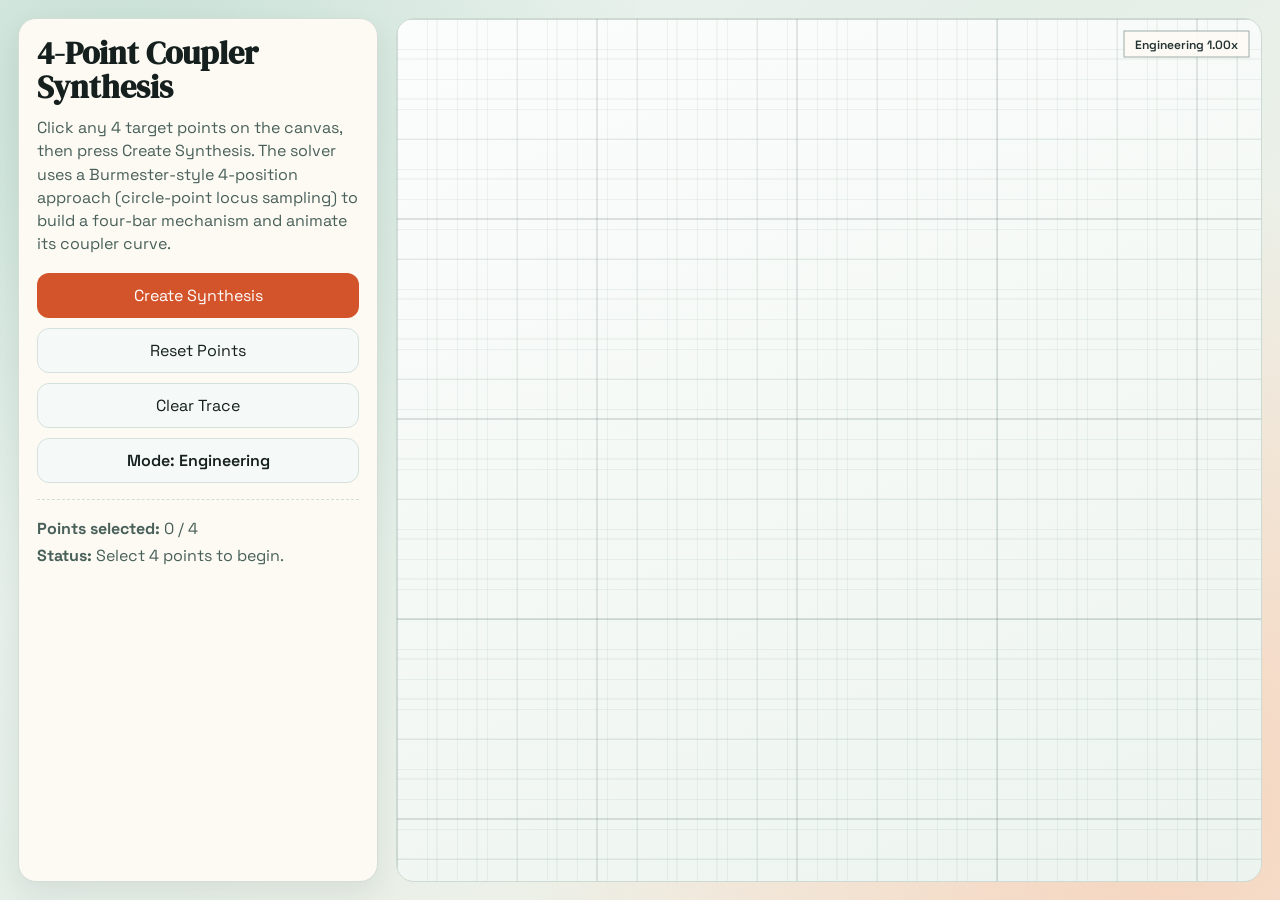
<file: 4-Point coupler Analytical/index.html>
<!DOCTYPE html>
<html lang="en">
<head>
  <meta charset="UTF-8" />
  <meta name="viewport" content="width=device-width, initial-scale=1.0" />
  <title>4-Point Coupler Synthesis</title>
  <link rel="preconnect" href="https://fonts.googleapis.com" />
  <link rel="preconnect" href="https://fonts.gstatic.com" crossorigin />
  <link href="https://fonts.googleapis.com/css2?family=Space+Grotesk:wght@400;500;700&family=DM+Serif+Display:ital@0;1&display=swap" rel="stylesheet" />
  <link rel="stylesheet" href="style.css" />
</head>
<body>
  <main class="app-shell">
    <section class="panel">
      <h1>4-Point Coupler Synthesis</h1>
      <p class="lead">
        Click any 4 target points on the canvas, then press Create Synthesis.
        The solver uses a Burmester-style 4-position approach (circle-point locus sampling)
        to build a four-bar mechanism and animate its coupler curve.
      </p>

      <div class="controls">
        <button id="createBtn" class="primary">Create Synthesis</button>
        <button id="resetBtn" class="ghost">Reset Points</button>
        <button id="clearTraceBtn" class="ghost">Clear Trace</button>
        <button id="modeBtn" class="ghost mode-toggle" aria-pressed="false">Mode: Engineering</button>
      </div>

      <div class="meta">
        <p><strong>Points selected:</strong> <span id="pointCount">0 / 4</span></p>
        <p><strong>Status:</strong> <span id="status">Select 4 points to begin.</span></p>
      </div>
    </section>

    <section class="canvas-wrap">
      <canvas id="scene"></canvas>
    </section>
  </main>

  <script src="app.js"></script>
</body>
</html>
</file>
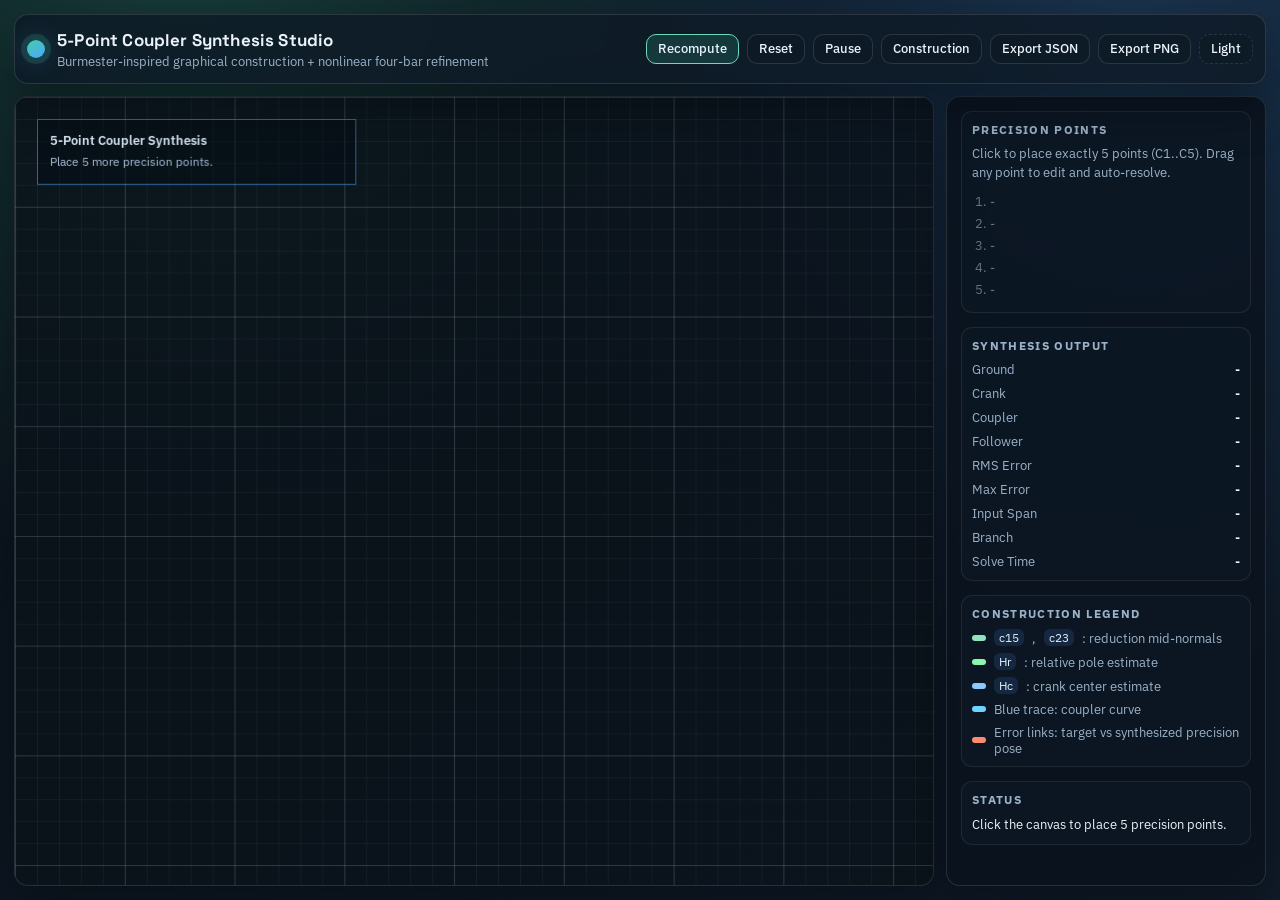
<file: 5-Point coupler/index.html>
<!doctype html>
<html lang="en">
  <head>
    <meta charset="UTF-8" />
    <meta name="viewport" content="width=device-width, initial-scale=1.0" />
    <title>5-Point Coupler Synthesis Studio</title>
    <link rel="preconnect" href="https://fonts.googleapis.com" />
    <link rel="preconnect" href="https://fonts.gstatic.com" crossorigin />
    <link
      href="https://fonts.googleapis.com/css2?family=IBM+Plex+Sans:wght@400;500;600;700&amp;family=Space+Grotesk:wght@500;700&amp;display=swap"
      rel="stylesheet"
    />
    <link rel="stylesheet" href="styles.css" />
  </head>
  <body data-theme="dark">
    <div class="app-shell">
      <header class="toolbar">
        <div class="brand">
          <span class="brand-mark"></span>
          <div class="brand-copy">
            <h1>5-Point Coupler Synthesis Studio</h1>
            <p>Burmester-inspired graphical construction + nonlinear four-bar refinement</p>
          </div>
        </div>

        <div class="actions">
          <button id="recomputeBtn" class="btn primary">Recompute</button>
          <button id="resetBtn" class="btn">Reset</button>
          <button id="toggleAnimBtn" class="btn">Pause</button>
          <button id="toggleConstructionBtn" class="btn">Construction</button>
          <button id="exportJsonBtn" class="btn">Export JSON</button>
          <button id="exportPngBtn" class="btn">Export PNG</button>
          <button id="themeBtn" class="btn ghost" aria-label="Toggle theme">Light</button>
        </div>
      </header>

      <main class="workspace">
        <canvas id="synthesisCanvas"></canvas>

        <aside class="panel">
          <section>
            <h2>Precision Points</h2>
            <p class="hint">Click to place exactly 5 points (C1..C5). Drag any point to edit and auto-resolve.</p>
            <ol id="pointList" class="point-list"></ol>
          </section>

          <section>
            <h2>Synthesis Output</h2>
            <dl id="metrics" class="metrics"></dl>
          </section>

          <section>
            <h2>Construction Legend</h2>
            <ul class="legend">
              <li><span class="swatch swatch-c15"></span><code>c15</code>, <code>c23</code>: reduction mid-normals</li>
              <li><span class="swatch swatch-hr"></span><code>Hr</code>: relative pole estimate</li>
              <li><span class="swatch swatch-hc"></span><code>Hc</code>: crank center estimate</li>
              <li><span class="swatch swatch-trace"></span>Blue trace: coupler curve</li>
              <li><span class="swatch swatch-error"></span>Error links: target vs synthesized precision pose</li>
            </ul>
          </section>

          <section>
            <h2>Status</h2>
            <p id="statusText" class="status">Click the canvas to place 5 precision points.</p>
          </section>
        </aside>
      </main>
    </div>

    <script src="app.js"></script>
  </body>
</html>
</file>
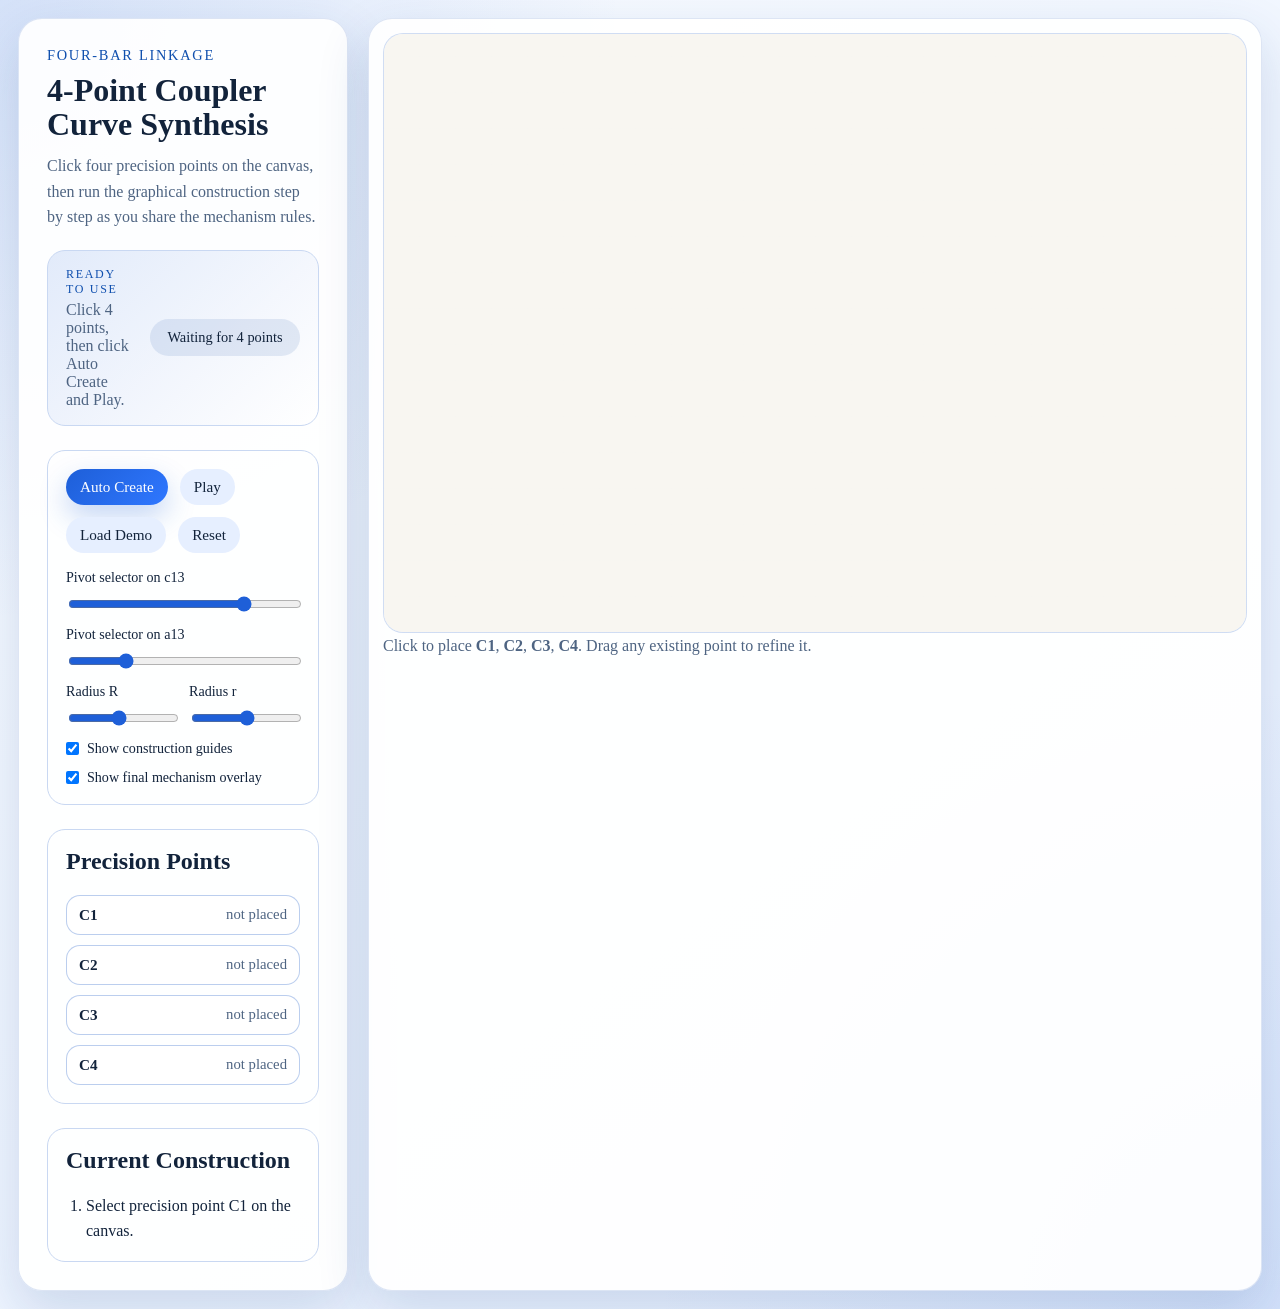
<file: 4-point coupler graphical/4 point.html>
<!DOCTYPE html>
<html lang="en">
  <head>
    <meta charset="UTF-8" />
    <meta name="viewport" content="width=device-width, initial-scale=1.0" />
    <title>4-Point Coupler Curve Synthesis</title>
    <link rel="stylesheet" href="./style4.css" />
  </head>
  <body>
    <main class="app-shell">
      <section class="intro-panel">
        <p class="eyebrow">Four-Bar Linkage</p>
        <h1>4-Point Coupler Curve Synthesis</h1>
        <p class="lede">
          Click four precision points on the canvas, then run the graphical
          construction step by step as you share the mechanism rules.
        </p>

        <div class="hero-strip">
          <div>
            <p class="hero-label">Ready To Use</p>
            <p class="hero-copy">
              Click 4 points, then click Auto Create and Play.
            </p>
          </div>
          <span id="feasibilityBadge" class="badge badge-neutral">Waiting for 4 points</span>
        </div>

        <div class="control-card">
          <div class="button-row">
            <button id="createButton" class="primary-button">Auto Create</button>
            <button id="playButton" class="secondary-button">Play</button>
            <button id="demoButton" class="secondary-button">Load Demo</button>
            <button id="resetButton" class="secondary-button">Reset</button>
          </div>

          <label class="field">
            <span>Pivot selector on c13</span>
            <input id="pivotSlider" type="range" min="-220" max="220" value="120" />
          </label>

          <label class="field">
            <span>Pivot selector on a13</span>
            <input id="couplerSlider" type="range" min="-220" max="220" value="-120" />
          </label>

          <div class="field-grid">
            <label class="field">
              <span>Radius R</span>
              <input id="radiusR" type="range" min="80" max="520" value="280" />
            </label>

            <label class="field">
              <span>Radius r</span>
              <input id="radiusr" type="range" min="40" max="320" value="180" />
            </label>
          </div>

          <label class="toggle">
            <input id="showGuides" type="checkbox" checked />
            <span>Show construction guides</span>
          </label>

          <label class="toggle">
            <input id="showFinalLinkage" type="checkbox" checked />
            <span>Show final mechanism overlay</span>
          </label>
        </div>

        <div class="status-card">
          <h2>Precision Points</h2>
          <div id="pointList" class="point-list"></div>
        </div>

        <div class="status-card">
          <h2>Current Construction</h2>
          <ol id="statusList"></ol>
        </div>

      </section>

      <section class="canvas-panel">
        <div class="canvas-frame">
          <canvas id="synthesisCanvas" width="1240" height="860"></canvas>
        </div>
        <p class="hint">
          Click to place <strong>C1</strong>, <strong>C2</strong>,
          <strong>C3</strong>, <strong>C4</strong>. Drag any existing point to
          refine it.
        </p>
      </section>
    </main>

    <script src="./app4.js"></script>
  </body>
</html>
</file>
<file: 4-Point coupler Analytical/style.css>
:root {
  --bg: #eef4f1;
  --panel: #fdfaf4;
  --ink: #15201e;
  --soft-ink: #486059;
  --accent: #d3542b;
  --accent-2: #1e7666;
  --line: #99b1aa;
}

* {
  box-sizing: border-box;
}

body {
  margin: 0;
  min-height: 100vh;
  font-family: "Space Grotesk", sans-serif;
  color: var(--ink);
  background:
    radial-gradient(circle at 10% 10%, #c5dfd3 0%, transparent 38%),
    radial-gradient(circle at 90% 90%, #f5d4bd 0%, transparent 45%),
    linear-gradient(140deg, #eff5f1 0%, #e4efe8 44%, #f7f2e8 100%);
}

.app-shell {
  display: grid;
  grid-template-columns: minmax(280px, 360px) 1fr;
  gap: 18px;
  padding: 18px;
  height: 100vh;
}

.panel {
  background: var(--panel);
  border: 1px solid #d4ddd8;
  border-radius: 18px;
  padding: 18px;
  box-shadow: 0 12px 28px rgba(21, 32, 30, 0.08);
}

h1 {
  margin: 0;
  font-family: "DM Serif Display", serif;
  font-size: 2rem;
  line-height: 1.05;
}

.lead {
  color: var(--soft-ink);
  margin: 12px 0 18px;
  line-height: 1.45;
}

.controls {
  display: grid;
  grid-template-columns: 1fr;
  gap: 10px;
}

button {
  font: inherit;
  border-radius: 12px;
  border: 1px solid transparent;
  padding: 11px 14px;
  cursor: pointer;
  transition: transform 120ms ease, filter 160ms ease;
}

button:hover {
  transform: translateY(-1px);
  filter: brightness(1.04);
}

button:active {
  transform: translateY(0);
}

.primary {
  background: var(--accent);
  color: white;
}

.ghost {
  background: #f5f9f7;
  color: var(--ink);
  border-color: #d5e1dc;
}

.mode-toggle {
  font-weight: 600;
}

.mode-toggle.active {
  background: #d9ece7;
  border-color: #7ca59b;
  color: #11463d;
}

.meta {
  margin-top: 16px;
  border-top: 1px dashed #d3ddd8;
  padding-top: 12px;
  color: var(--soft-ink);
}

.meta p {
  margin: 6px 0;
}

.canvas-wrap {
  position: relative;
  border: 1px solid #ccdad3;
  border-radius: 18px;
  overflow: hidden;
  background:
    linear-gradient(90deg, rgba(130, 165, 155, 0.12) 1px, transparent 1px) 0 0 / 30px 30px,
    linear-gradient(rgba(130, 165, 155, 0.12) 1px, transparent 1px) 0 0 / 30px 30px,
    linear-gradient(160deg, #fbfdfc, #edf4ef);
}

.canvas-wrap.presentation {
  background:
    radial-gradient(circle at 20% 25%, rgba(196, 233, 223, 0.45), transparent 45%),
    radial-gradient(circle at 80% 75%, rgba(255, 214, 186, 0.4), transparent 48%),
    linear-gradient(160deg, #f8fbf7, #e8f1ed);
}

canvas {
  width: 100%;
  height: 100%;
  display: block;
}

@media (max-width: 900px) {
  .app-shell {
    grid-template-columns: 1fr;
    grid-template-rows: auto 1fr;
    height: auto;
    min-height: 100vh;
  }

  .canvas-wrap {
    min-height: 60vh;
  }
}
</file>
<file: 5-Point coupler/styles.css>
:root {
  --bg: #0a121a;
  --bg-2: #101c2a;
  --bg-elev: rgba(14, 26, 38, 0.82);
  --bg-panel: rgba(10, 18, 29, 0.86);
  --text: #ebf2fa;
  --muted: #9bb2c8;
  --accent: #43cfa5;
  --accent-2: #4ba6ff;
  --warning: #ff8a70;
  --ok: #63d9ad;
  --border: rgba(255, 255, 255, 0.12);
  --grid-major: rgba(220, 231, 242, 0.13);
  --grid-minor: rgba(220, 231, 242, 0.05);
  --shadow: 0 20px 50px rgba(1, 5, 9, 0.42);
  --rad: 14px;
}

body[data-theme="light"] {
  --bg: #ecf3fb;
  --bg-2: #dce9f8;
  --bg-elev: rgba(248, 252, 255, 0.9);
  --bg-panel: rgba(255, 255, 255, 0.9);
  --text: #102033;
  --muted: #4c6580;
  --accent: #149979;
  --accent-2: #0f77de;
  --warning: #d64f3a;
  --ok: #159769;
  --border: rgba(16, 32, 51, 0.16);
  --grid-major: rgba(16, 32, 51, 0.12);
  --grid-minor: rgba(16, 32, 51, 0.045);
  --shadow: 0 18px 36px rgba(10, 28, 50, 0.16);
}

* {
  box-sizing: border-box;
}

html,
body {
  margin: 0;
  width: 100%;
  height: 100%;
  color: var(--text);
  font-family: "IBM Plex Sans", "Segoe UI", sans-serif;
  background:
    radial-gradient(circle at 14% -6%, color-mix(in srgb, var(--accent), transparent 78%), transparent 43%),
    radial-gradient(circle at 88% 4%, color-mix(in srgb, var(--accent-2), transparent 80%), transparent 46%),
    linear-gradient(140deg, var(--bg), var(--bg-2));
}

.app-shell {
  width: 100%;
  height: 100%;
  min-height: 0;
  display: flex;
  flex-direction: column;
  gap: 12px;
  padding: 14px;
}

.toolbar {
  display: flex;
  justify-content: space-between;
  align-items: center;
  gap: 12px;
  min-height: 70px;
  border: 1px solid var(--border);
  border-radius: var(--rad);
  background: var(--bg-elev);
  box-shadow: var(--shadow);
  padding: 10px 12px;
  backdrop-filter: blur(12px);
}

.brand {
  display: flex;
  align-items: center;
  gap: 12px;
  min-width: 0;
}

.brand-mark {
  width: 18px;
  height: 18px;
  border-radius: 50%;
  flex: none;
  background: linear-gradient(145deg, var(--accent), var(--accent-2));
  box-shadow:
    0 0 0 6px color-mix(in srgb, var(--accent), transparent 83%),
    0 0 28px color-mix(in srgb, var(--accent-2), transparent 60%);
}

.brand-copy h1 {
  margin: 0;
  font-family: "Space Grotesk", "IBM Plex Sans", sans-serif;
  font-size: 1.06rem;
  letter-spacing: 0.01em;
}

.brand-copy p {
  margin: 2px 0 0;
  font-size: 0.79rem;
  color: var(--muted);
}

.actions {
  display: flex;
  flex-wrap: wrap;
  justify-content: flex-end;
  gap: 8px;
}

.btn {
  border: 1px solid var(--border);
  border-radius: 10px;
  background: color-mix(in srgb, var(--bg-elev), transparent 20%);
  color: var(--text);
  font: 500 0.81rem/1 "IBM Plex Sans", sans-serif;
  padding: 8px 11px;
  cursor: pointer;
  transition:
    transform 180ms ease,
    background 180ms ease,
    border-color 180ms ease,
    box-shadow 180ms ease;
}

.btn:hover {
  transform: translateY(-1px);
  border-color: color-mix(in srgb, var(--accent-2), white 24%);
  box-shadow: 0 7px 16px rgba(0, 0, 0, 0.18);
}

.btn.primary {
  border-color: color-mix(in srgb, var(--accent), white 22%);
  background: color-mix(in srgb, var(--accent), transparent 84%);
}

.btn.ghost {
  border-style: dashed;
}

.workspace {
  min-height: 0;
  flex: 1;
  display: grid;
  grid-template-columns: minmax(0, 1fr) 320px;
  gap: 12px;
}

#synthesisCanvas {
  width: 100%;
  height: 100%;
  border-radius: var(--rad);
  border: 1px solid var(--border);
  box-shadow: var(--shadow);
  background: color-mix(in srgb, var(--bg), transparent 20%);
  touch-action: none;
}

.panel {
  border: 1px solid var(--border);
  border-radius: var(--rad);
  background: var(--bg-panel);
  box-shadow: var(--shadow);
  padding: 14px;
  display: flex;
  flex-direction: column;
  gap: 14px;
  overflow-y: auto;
}

.panel section {
  border: 1px solid color-mix(in srgb, var(--border), transparent 35%);
  border-radius: 11px;
  padding: 10px;
  background: color-mix(in srgb, var(--bg-elev), transparent 26%);
}

.panel h2 {
  margin: 0 0 8px;
  color: var(--muted);
  font-size: 0.76rem;
  text-transform: uppercase;
  letter-spacing: 0.11em;
}

.hint {
  margin: 0;
  color: var(--muted);
  font-size: 0.8rem;
  line-height: 1.45;
}

.point-list {
  margin: 10px 0 0;
  padding-left: 18px;
  font-size: 0.84rem;
}

.point-list li {
  margin: 4px 0;
}

.metrics {
  margin: 0;
  display: grid;
  grid-template-columns: 1fr auto;
  column-gap: 10px;
  row-gap: 7px;
  font-size: 0.82rem;
}

.metrics dt {
  color: var(--muted);
}

.metrics dd {
  margin: 0;
  font-weight: 600;
  color: var(--text);
}

.legend {
  margin: 0;
  padding-left: 0;
  list-style: none;
  display: flex;
  flex-direction: column;
  gap: 7px;
  font-size: 0.79rem;
  color: var(--muted);
}

.legend li {
  display: flex;
  align-items: center;
  gap: 8px;
}

.legend code {
  font-family: "IBM Plex Sans", "Segoe UI", sans-serif;
  font-size: 0.75rem;
  padding: 1px 5px;
  border-radius: 6px;
  color: var(--text);
  background: color-mix(in srgb, var(--accent-2), transparent 86%);
}

.swatch {
  width: 14px;
  height: 6px;
  border-radius: 9px;
  flex: none;
}

.swatch-c15 {
  background: #91e3bd;
}

.swatch-hr {
  background: #8df6ad;
}

.swatch-hc {
  background: #8bc8ff;
}

.swatch-trace {
  background: #6cd4ff;
}

.swatch-error {
  background: #ff8a70;
}

.status {
  margin: 0;
  font-size: 0.82rem;
  line-height: 1.45;
  color: var(--text);
}

.status.error {
  color: var(--warning);
}

@media (max-width: 1080px) {
  .workspace {
    grid-template-columns: 1fr;
  }

  .panel {
    max-height: 36vh;
  }

  .brand-copy p {
    display: none;
  }
}

@media (max-width: 720px) {
  .app-shell {
    padding: 10px;
    gap: 10px;
  }

  .toolbar {
    border-radius: 12px;
    align-items: flex-start;
    flex-direction: column;
  }

  .actions {
    width: 100%;
    justify-content: flex-start;
  }

  .btn {
    padding: 7px 10px;
    font-size: 0.77rem;
  }

  .panel {
    border-radius: 12px;
  }

  #synthesisCanvas {
    border-radius: 12px;
  }
}
</file>
<file: 4-point coupler graphical/style4.css>
:root {
  --bg: #eef4ff;
  --panel: rgba(255, 255, 255, 0.92);
  --ink: #12233b;
  --muted: #4e6482;
  --line: #c9d8f2;
  --accent: #1e5fd8;
  --accent-soft: rgba(30, 95, 216, 0.18);
  --accent-strong: #0f4fae;
  --shadow: 0 20px 52px rgba(20, 62, 128, 0.16);
}

* {
  box-sizing: border-box;
}

body {
  margin: 0;
  min-height: 100vh;
  font-family: Georgia, "Times New Roman", serif;
  color: var(--ink);
  background:
    radial-gradient(circle at top left, rgba(30, 95, 216, 0.16), transparent 34%),
    radial-gradient(circle at bottom right, rgba(103, 145, 226, 0.16), transparent 34%),
    linear-gradient(145deg, #f8fbff 0%, #e7f0ff 100%);
}

.app-shell {
  display: grid;
  grid-template-columns: minmax(280px, 330px) 1fr;
  gap: 20px;
  padding: 18px;
}

.intro-panel,
.canvas-panel {
  background: var(--panel);
  border: 1px solid rgba(132, 162, 216, 0.28);
  border-radius: 24px;
  box-shadow: var(--shadow);
}

.intro-panel {
  padding: 28px;
}

.eyebrow {
  margin: 0 0 10px;
  color: var(--accent-strong);
  font-size: 0.9rem;
  letter-spacing: 0.12em;
  text-transform: uppercase;
}

h1,
h2,
p {
  margin-top: 0;
}

h1 {
  margin-bottom: 12px;
  font-size: clamp(2rem, 2.5vw, 2.8rem);
  line-height: 1.05;
}

.lede,
.hint,
.note-copy {
  color: var(--muted);
  line-height: 1.6;
}

.control-card,
.status-card {
  margin-top: 24px;
  padding: 18px;
  border: 1px solid var(--line);
  border-radius: 18px;
  background: rgba(255, 255, 255, 0.55);
}

.hero-strip {
  display: flex;
  justify-content: space-between;
  align-items: center;
  gap: 16px;
  margin-top: 20px;
  padding: 16px 18px;
  border: 1px solid var(--line);
  border-radius: 18px;
  background: linear-gradient(135deg, rgba(30, 95, 216, 0.12), rgba(255, 255, 255, 0.86));
}

.hero-label {
  margin-bottom: 4px;
  font-size: 0.75rem;
  letter-spacing: 0.14em;
  text-transform: uppercase;
  color: var(--accent-strong);
}

.hero-copy {
  margin: 0;
  color: var(--muted);
}

.badge {
  display: inline-flex;
  align-items: center;
  justify-content: center;
  min-width: 150px;
  padding: 10px 14px;
  border-radius: 999px;
  font-size: 0.9rem;
  white-space: nowrap;
}

.badge-neutral {
  background: rgba(83, 121, 190, 0.15);
  color: var(--ink);
}

.badge-good {
  background: rgba(22, 163, 74, 0.16);
  color: #166534;
}

.badge-warn {
  background: rgba(217, 119, 6, 0.16);
  color: #92400e;
}

.button-row {
  display: flex;
  gap: 12px;
  margin-bottom: 16px;
  flex-wrap: wrap;
}

button {
  appearance: none;
  border: 0;
  border-radius: 999px;
  cursor: pointer;
  font: inherit;
  padding: 9px 14px;
  font-size: 0.95rem;
  transition: transform 160ms ease, box-shadow 160ms ease, opacity 160ms ease;
}

button:hover {
  transform: translateY(-1px);
}

.primary-button {
  color: white;
  background: linear-gradient(135deg, var(--accent), #2f77ff);
  box-shadow: 0 12px 28px rgba(30, 95, 216, 0.26);
}

.secondary-button {
  color: var(--ink);
  background: #e6efff;
}

.field,
.toggle {
  display: grid;
  gap: 8px;
  margin-top: 12px;
}

.field span,
.toggle span {
  font-size: 0.88rem;
}

.field-grid {
  display: grid;
  gap: 12px;
  grid-template-columns: repeat(2, minmax(0, 1fr));
}

input[type="range"] {
  width: 100%;
  accent-color: var(--accent);
}

.toggle {
  grid-template-columns: auto 1fr;
  align-items: center;
}

.toggle input {
  margin: 0;
}

#statusList {
  margin: 0;
  padding-left: 20px;
  line-height: 1.55;
}

.point-list {
  display: grid;
  gap: 10px;
}

.point-row {
  display: flex;
  justify-content: space-between;
  align-items: center;
  gap: 12px;
  padding: 10px 12px;
  border-radius: 14px;
  border: 1px solid rgba(176, 198, 236, 0.85);
  background: rgba(255, 255, 255, 0.6);
}

.point-row strong {
  font-size: 0.95rem;
}

.point-row span {
  color: var(--muted);
  font-size: 0.92rem;
}

.canvas-panel {
  display: flex;
  flex-direction: column;
  padding: 14px;
}

.canvas-frame {
  overflow: hidden;
  border-radius: 20px;
  border: 1px solid rgba(132, 162, 216, 0.30);
  background:
    linear-gradient(rgba(238, 245, 255, 0.84), rgba(238, 245, 255, 0.84)),
    repeating-linear-gradient(
      0deg,
      transparent,
      transparent 35px,
      rgba(89, 126, 191, 0.10) 35px,
      rgba(89, 126, 191, 0.10) 36px
    ),
    repeating-linear-gradient(
      90deg,
      transparent,
      transparent 35px,
      rgba(89, 126, 191, 0.10) 35px,
      rgba(89, 126, 191, 0.10) 36px
    );
}

canvas {
  display: block;
  width: 100%;
  height: auto;
  cursor: crosshair;
}

@media (max-width: 980px) {
  .app-shell {
    grid-template-columns: 1fr;
  }

  .hero-strip {
    flex-direction: column;
    align-items: flex-start;
  }
}
</file>
